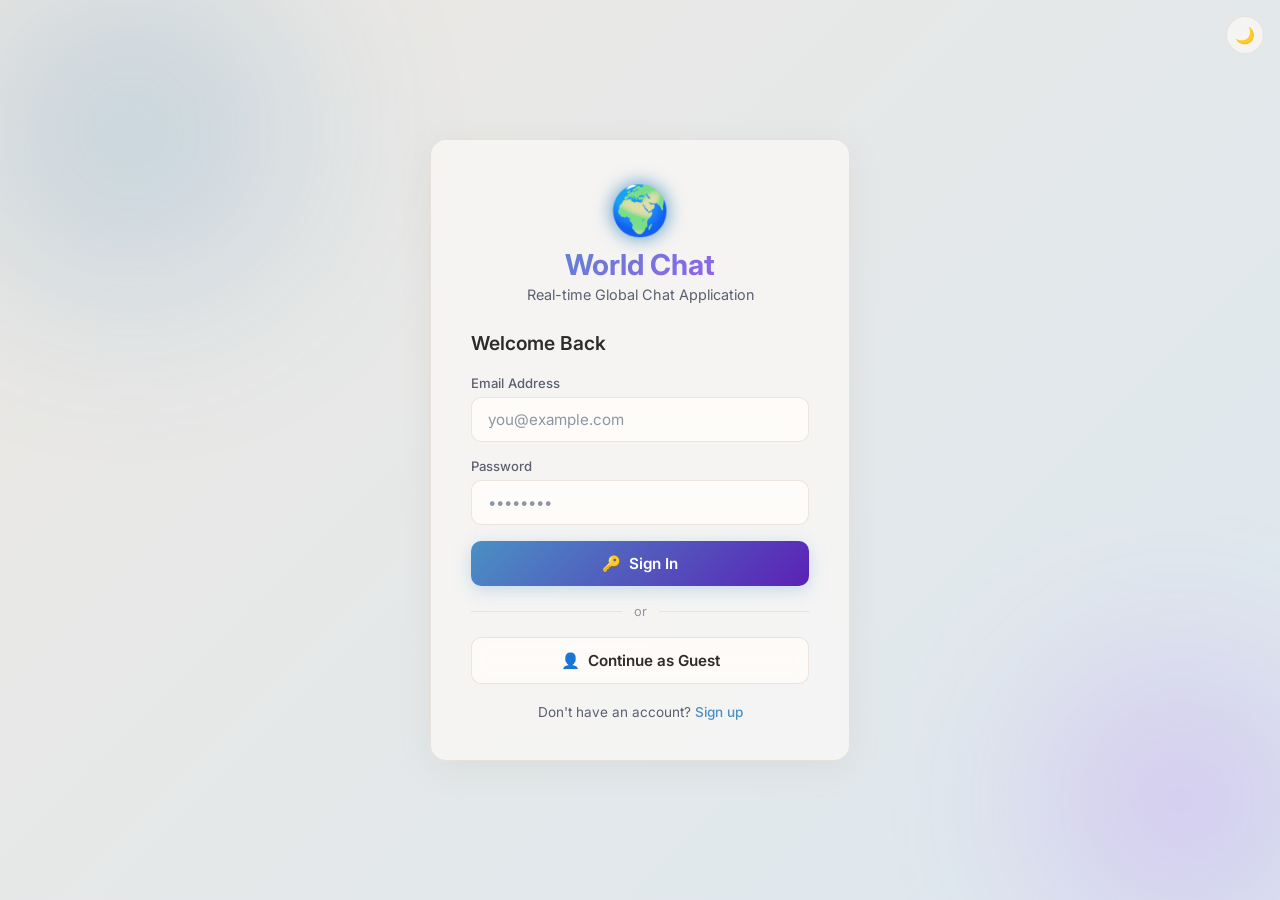
<file: templates/login.html>
<!DOCTYPE html>
<html lang="en" data-theme="light">
<head>
  <meta charset="UTF-8" />
  <meta name="viewport" content="width=device-width, initial-scale=1.0" />
  <title>Login – World Chat</title>
  <meta name="description" content="Login or join as a guest to World Chat – Real-time Global Chat Application" />
  <link rel="stylesheet" href="/static/css/style.css" />
  <link rel="icon" href="data:image/svg+xml,<svg xmlns='http://www.w3.org/2000/svg' viewBox='0 0 100 100'><text y='.9em' font-size='90'>🌍</text></svg>" />
</head>
<body class="auth-body">
<div class="auth-page">
  <div class="auth-card glass">
    <div class="auth-logo">
      <span class="logo-icon">🌍</span>
      <h1>World Chat</h1>
      <p>Real-time Global Chat Application</p>
    </div>

    <div class="auth-form">
      <h2>Welcome Back</h2>

      <div class="error-msg" id="errorMsg"></div>
      <div class="success-msg" id="successMsg"></div>

      <form id="loginForm" novalidate>
        <div class="form-group">
          <label for="email">Email Address</label>
          <input type="email" id="email" name="email" placeholder="you@example.com" required autocomplete="email" />
        </div>
        <div class="form-group">
          <label for="password">Password</label>
          <input type="password" id="password" name="password" placeholder="••••••••" required autocomplete="current-password" />
        </div>
        <button type="submit" class="btn btn-primary" id="loginBtn">
          <span>🔑</span> Sign In
        </button>
      </form>

      <div class="divider">or</div>

      <button class="btn btn-ghost" id="guestBtn">
        <span>👤</span> Continue as Guest
      </button>

      <div class="auth-footer">
        Don't have an account? <a href="/register">Sign up</a>
      </div>
    </div>

  </div>
</div>

<!-- Fixed top-right theme toggle -->
<button class="icon-btn" id="themeToggle" title="Toggle theme"
  style="position:fixed;top:16px;right:16px;z-index:10;">🌙</button>

<script>
  // ─── Theme ────────────────────────────────────────────────────────
  const saved = localStorage.getItem('wc_theme') || 'light';
  document.documentElement.setAttribute('data-theme', saved);
  document.getElementById('themeToggle').textContent = saved === 'dark' ? '☀️' : '🌙';

  document.getElementById('themeToggle').addEventListener('click', () => {
    const current = document.documentElement.getAttribute('data-theme');
    const next = current === 'dark' ? 'light' : 'dark';
    document.documentElement.setAttribute('data-theme', next);
    localStorage.setItem('wc_theme', next);
    document.getElementById('themeToggle').textContent = next === 'dark' ? '☀️' : '🌙';
  });

  // ─── Show messages ────────────────────────────────────────────────
  function showError(msg) {
    const el = document.getElementById('errorMsg');
    el.textContent = msg;
    el.classList.add('show');
    document.getElementById('successMsg').classList.remove('show');
  }
  function showSuccess(msg) {
    const el = document.getElementById('successMsg');
    el.textContent = msg;
    el.classList.add('show');
    document.getElementById('errorMsg').classList.remove('show');
  }

  // ─── Login Form ───────────────────────────────────────────────────
  document.getElementById('loginForm').addEventListener('submit', async (e) => {
    e.preventDefault();
    const btn = document.getElementById('loginBtn');
    btn.disabled = true; btn.innerHTML = '⏳ Signing in…';

    const email    = document.getElementById('email').value.trim();
    const password = document.getElementById('password').value;

    try {
      const res = await fetch('/auth/login', {
        method: 'POST',
        headers: {'Content-Type': 'application/json'},
        body: JSON.stringify({email, password}),
      });
      const data = await res.json();
      if (!res.ok) throw new Error(data.detail || 'Login failed');

      sessionStorage.setItem('wc_token', data.access_token);
      sessionStorage.setItem('wc_user', JSON.stringify(data.user));
      sessionStorage.removeItem('wc_guest');
      showSuccess('✅ Login successful! Redirecting…');
      setTimeout(() => window.location.href = '/', 700);

    } catch(err) {
      showError('❌ ' + err.message);
      btn.disabled = false; btn.innerHTML = '<span>🔑</span> Sign In';
    }
  });

  // ─── Guest Access ─────────────────────────────────────────────────
  document.getElementById('guestBtn').addEventListener('click', () => {
    const num = Math.floor(1000 + Math.random() * 9000);
    const guestName = `Guest_${num}`;
    sessionStorage.setItem('wc_guest', guestName);
    sessionStorage.removeItem('wc_token');
    sessionStorage.removeItem('wc_user');
    window.location.href = '/';
  });

  // Redirect if already logged in
  if (sessionStorage.getItem('wc_token') || sessionStorage.getItem('wc_guest')) {
    window.location.href = '/';
  }
</script>
</body>
</html>
</file>
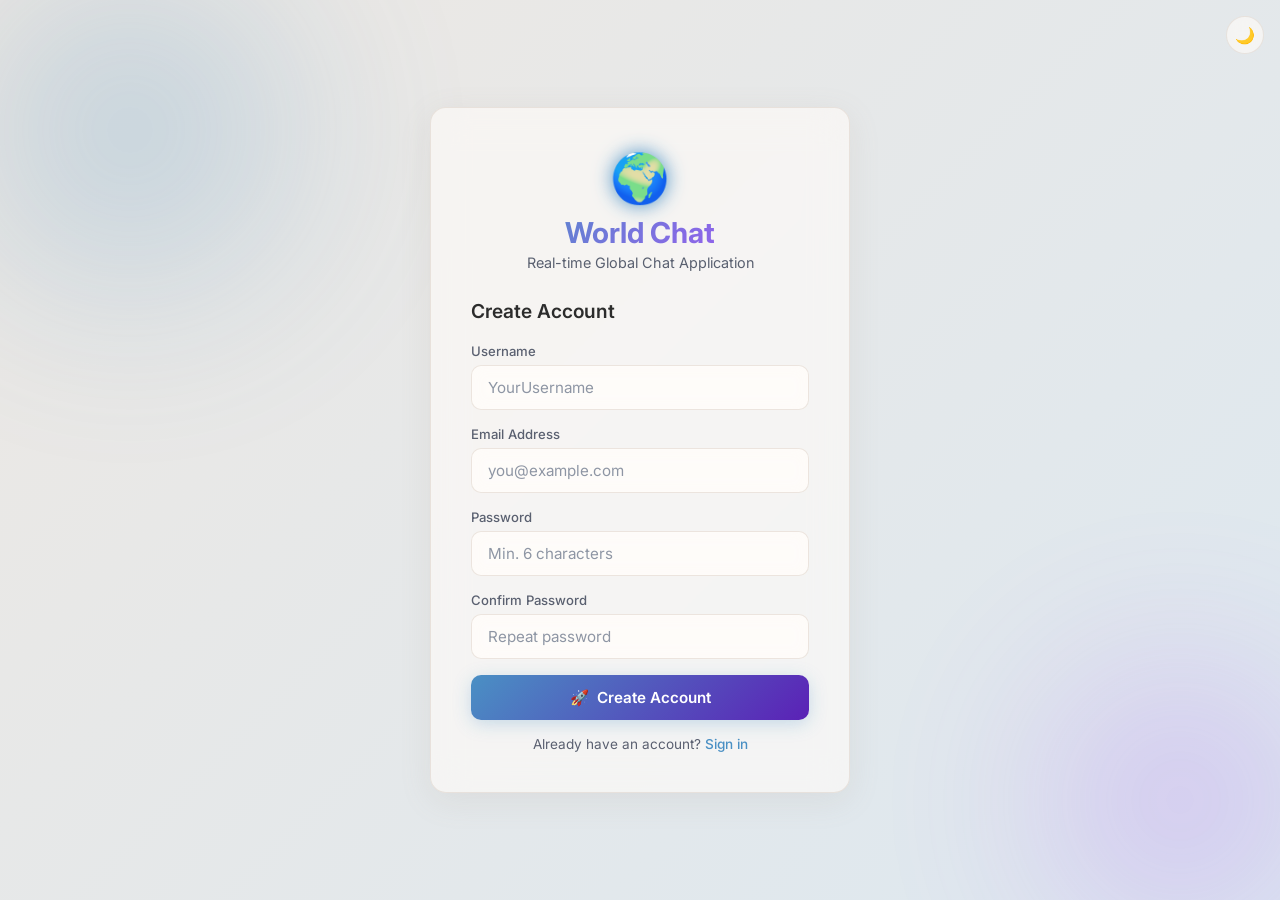
<file: templates/register.html>
<!DOCTYPE html>
<html lang="en" data-theme="light">
<head>
  <meta charset="UTF-8" />
  <meta name="viewport" content="width=device-width, initial-scale=1.0" />
  <title>Register – World Chat</title>
  <meta name="description" content="Create an account on World Chat – Real-time Global Chat Application" />
  <link rel="stylesheet" href="/static/css/style.css" />
  <link rel="icon" href="data:image/svg+xml,<svg xmlns='http://www.w3.org/2000/svg' viewBox='0 0 100 100'><text y='.9em' font-size='90'>🌍</text></svg>" />
</head>
<body class="auth-body">
<div class="auth-page">
  <div class="auth-card glass">
    <div class="auth-logo">
      <span class="logo-icon">🌍</span>
      <h1>World Chat</h1>
      <p>Real-time Global Chat Application</p>
    </div>

    <div class="auth-form">
      <h2>Create Account</h2>

      <div class="error-msg" id="errorMsg"></div>
      <div class="success-msg" id="successMsg"></div>

      <form id="registerForm" novalidate>
        <div class="form-group">
          <label for="username">Username</label>
          <input type="text" id="username" name="username" placeholder="YourUsername" required minlength="3" maxlength="30" autocomplete="username" />
        </div>
        <div class="form-group">
          <label for="email">Email Address</label>
          <input type="email" id="email" name="email" placeholder="you@example.com" required autocomplete="email" />
        </div>
        <div class="form-group">
          <label for="password">Password</label>
          <input type="password" id="password" name="password" placeholder="Min. 6 characters" required minlength="6" autocomplete="new-password" />
        </div>
        <div class="form-group">
          <label for="confirm">Confirm Password</label>
          <input type="password" id="confirm" name="confirm" placeholder="Repeat password" required autocomplete="new-password" />
        </div>
        <button type="submit" class="btn btn-primary" id="registerBtn">
          <span>🚀</span> Create Account
        </button>
      </form>

      <div class="auth-footer" style="margin-top:16px;">
        Already have an account? <a href="/login">Sign in</a>
      </div>
    </div>

  </div>
</div>

<!-- Fixed top-right theme toggle -->
<button class="icon-btn" id="themeToggle" title="Toggle theme"
  style="position:fixed;top:16px;right:16px;z-index:10;">🌙</button>

<script>
  // ─── Theme ────────────────────────────────────────────────────────
  const saved = localStorage.getItem('wc_theme') || 'light';
  document.documentElement.setAttribute('data-theme', saved);
  document.getElementById('themeToggle').textContent = saved === 'dark' ? '☀️' : '🌙';

  document.getElementById('themeToggle').addEventListener('click', () => {
    const current = document.documentElement.getAttribute('data-theme');
    const next = current === 'dark' ? 'light' : 'dark';
    document.documentElement.setAttribute('data-theme', next);
    localStorage.setItem('wc_theme', next);
    document.getElementById('themeToggle').textContent = next === 'dark' ? '☀️' : '🌙';
  });

  function showError(msg) {
    const el = document.getElementById('errorMsg');
    el.textContent = msg; el.classList.add('show');
    document.getElementById('successMsg').classList.remove('show');
  }
  function showSuccess(msg) {
    const el = document.getElementById('successMsg');
    el.textContent = msg; el.classList.add('show');
    document.getElementById('errorMsg').classList.remove('show');
  }

  document.getElementById('registerForm').addEventListener('submit', async (e) => {
    e.preventDefault();
    const btn = document.getElementById('registerBtn');
    const username = document.getElementById('username').value.trim();
    const email    = document.getElementById('email').value.trim();
    const password = document.getElementById('password').value;
    const confirm  = document.getElementById('confirm').value;

    if (!/^[a-zA-Z0-9_]{3,30}$/.test(username)) {
      return showError('❌ Username must be 3-30 alphanumeric characters or underscores.');
    }
    if (password.length < 6) return showError('❌ Password must be at least 6 characters.');
    if (password !== confirm) return showError('❌ Passwords do not match.');

    btn.disabled = true; btn.innerHTML = '⏳ Creating account…';

    try {
      const res = await fetch('/auth/register', {
        method: 'POST',
        headers: {'Content-Type': 'application/json'},
        body: JSON.stringify({username, email, password}),
      });
      const data = await res.json();
      if (!res.ok) throw new Error(data.detail || 'Registration failed');

      sessionStorage.setItem('wc_token', data.access_token);
      sessionStorage.setItem('wc_user', JSON.stringify(data.user));
      sessionStorage.removeItem('wc_guest');
      showSuccess('✅ Account created! Redirecting…');
      setTimeout(() => window.location.href = '/', 800);

    } catch(err) {
      showError('❌ ' + err.message);
      btn.disabled = false; btn.innerHTML = '<span>🚀</span> Create Account';
    }
  });

  // Redirect if already logged in
  if (sessionStorage.getItem('wc_token') || sessionStorage.getItem('wc_guest')) {
    window.location.href = '/';
  }
</script>
</body>
</html>
</file>
<file: static/css/style.css>
/* ═══════════════════════════════════════════════════════════════
   World Chat – Global CSS (Glassmorphism Light + Dark)
   ═══════════════════════════════════════════════════════════════ */

@import url('https://fonts.googleapis.com/css2?family=Inter:wght@300;400;500;600;700&display=swap');

/* ─── CSS Variables ─────────────────────────────────────────── */
:root {
  /* Soft warm-neutral light theme – easy on the eyes */
  --bg-from: #ede8e3;
  --bg-to: #dde8f0;
  --glass-bg: rgba(255, 252, 249, 0.62);
  --glass-border: rgba(220, 210, 200, 0.55);
  --glass-shadow: 0 8px 32px rgba(160, 140, 120, 0.12);
  --blur: blur(18px);
  --text-primary: #2c2c2c;
  --text-secondary: #5a6070;
  --text-muted: #8e96a4;
  --accent: #4a90c4;
  --accent-glow: rgba(74, 144, 196, 0.28);
  --accent-hover: #2f74ab;
  --msg-own-bg: rgba(74, 144, 196, 0.16);
  --msg-other-bg: rgba(255, 253, 250, 0.75);
  --msg-admin-bg: rgba(240, 200, 80, 0.15);
  --msg-admin-border: rgba(210, 170, 40, 0.4);
  --msg-admin-glow: 0 0 12px rgba(210, 170, 40, 0.25);
  --input-bg: rgba(255, 253, 250, 0.75);
  --sidebar-bg: rgba(255, 252, 248, 0.45);
  --system-bg: rgba(100, 140, 180, 0.09);
  --scrollbar-thumb: rgba(74, 144, 196, 0.3);
  --danger: #c0392b;
  --success: #27ae60;
  --radius-sm: 10px;
  --radius-md: 16px;
  --radius-lg: 24px;
  --transition: 0.3s ease;
}

[data-theme="dark"] {
  --bg-from: #050b18;
  --bg-to: #0d1b35;
  --glass-bg: rgba(15, 30, 60, 0.55);
  --glass-border: rgba(80, 140, 220, 0.25);
  --glass-shadow: 0 8px 32px rgba(0, 80, 180, 0.25);
  --text-primary: #e8f4ff;
  --text-secondary: #8ab4d8;
  --text-muted: #4a7aa0;
  --accent: #22d3ee;
  --accent-glow: rgba(34, 211, 238, 0.4);
  --accent-hover: #06b6d4;
  --msg-own-bg: rgba(34, 211, 238, 0.18);
  --msg-other-bg: rgba(30, 60, 100, 0.55);
  --msg-admin-bg: rgba(255, 215, 0, 0.12);
  --msg-admin-border: rgba(255, 200, 0, 0.4);
  --msg-admin-glow: 0 0 18px rgba(255, 210, 0, 0.3);
  --input-bg: rgba(20, 40, 80, 0.6);
  --sidebar-bg: rgba(15, 30, 60, 0.5);
  --system-bg: rgba(34, 211, 238, 0.08);
  --scrollbar-thumb: rgba(34, 211, 238, 0.35);
  --danger: #ff6b6b;
  --success: #2ecc71;
}

/* ─── Reset & Base ──────────────────────────────────────────── */
*, *::before, *::after { box-sizing: border-box; margin: 0; padding: 0; }

html {
  overflow-x: hidden; /* prevent horizontal scroll globally */
}

body {
  font-family: 'Inter', sans-serif;
  background: linear-gradient(135deg, var(--bg-from) 0%, var(--bg-to) 100%);
  background-attachment: fixed;
  min-height: 100vh;
  color: var(--text-primary);
  transition: background var(--transition), color var(--transition);
  /* Hidden by default; auth pages override to auto */
  overflow: hidden;
}

/* Auth pages need scroll since form can be tall */
body.auth-body {
  overflow-y: auto;
  overflow-x: hidden;
}

/* Animated background blobs */
body::before, body::after {
  content: '';
  position: fixed;
  border-radius: 50%;
  filter: blur(80px);
  opacity: 0.3;
  pointer-events: none;
  z-index: 0;
  animation: blobFloat 12s ease-in-out infinite alternate;
}
body::before {
  width: 500px; height: 500px;
  background: radial-gradient(circle, var(--accent) 0%, transparent 70%);
  top: -120px; left: -120px;
}
body::after {
  width: 400px; height: 400px;
  background: radial-gradient(circle, #a855f7 0%, transparent 70%);
  bottom: -100px; right: -100px;
  animation-duration: 16s;
  animation-direction: alternate-reverse;
}
@keyframes blobFloat {
  0%   { transform: translate(0, 0) scale(1); }
  100% { transform: translate(40px, 30px) scale(1.1); }
}

/* ─── Glass Mixin ───────────────────────────────────────────── */
.glass {
  background: var(--glass-bg);
  border: 1px solid var(--glass-border);
  backdrop-filter: var(--blur);
  -webkit-backdrop-filter: var(--blur);
  box-shadow: var(--glass-shadow);
  border-radius: var(--radius-md);
  transition: background var(--transition), border var(--transition);
}

/* ─── Scrollbar ─────────────────────────────────────────────── */
::-webkit-scrollbar { width: 6px; }
::-webkit-scrollbar-track { background: transparent; }
::-webkit-scrollbar-thumb {
  background: var(--scrollbar-thumb);
  border-radius: 10px;
}

/* ═══════════════════════════════════════════════════════════════
   AUTH PAGES (Login / Register)
   ═══════════════════════════════════════════════════════════════ */
.auth-page {
  display: flex;
  align-items: center;
  justify-content: center;
  min-height: 100vh;
  width: 100%;
  padding: 20px;
  position: relative;
  z-index: 1;
}

.auth-card {
  width: 100%;
  max-width: 420px;
  padding: 40px;
}

.auth-logo {
  text-align: center;
  margin-bottom: 28px;
}

.auth-logo .logo-icon {
  font-size: 3rem;
  display: block;
  margin-bottom: 8px;
  filter: drop-shadow(0 0 10px var(--accent));
}

.auth-logo h1 {
  font-size: 1.8rem;
  font-weight: 700;
  background: linear-gradient(135deg, var(--accent), #a855f7);
  -webkit-background-clip: text;
  -webkit-text-fill-color: transparent;
  background-clip: text;
}

.auth-logo p {
  color: var(--text-secondary);
  font-size: 0.9rem;
  margin-top: 4px;
}

.auth-form h2 {
  font-size: 1.2rem;
  font-weight: 600;
  color: var(--text-primary);
  margin-bottom: 20px;
}

.form-group { margin-bottom: 16px; }

.form-group label {
  display: block;
  font-size: 0.82rem;
  font-weight: 500;
  color: var(--text-secondary);
  margin-bottom: 6px;
}

.form-group input {
  width: 100%;
  padding: 12px 16px;
  background: var(--input-bg);
  border: 1px solid var(--glass-border);
  border-radius: var(--radius-sm);
  color: var(--text-primary);
  font-family: inherit;
  font-size: 0.95rem;
  backdrop-filter: blur(8px);
  transition: border-color var(--transition), box-shadow var(--transition);
  outline: none;
}

.form-group input::placeholder { color: var(--text-muted); }

.form-group input:focus {
  border-color: var(--accent);
  box-shadow: 0 0 0 3px var(--accent-glow);
}

.btn {
  display: flex;
  align-items: center;
  justify-content: center;
  gap: 8px;
  width: 100%;
  padding: 13px 20px;
  border: none;
  border-radius: var(--radius-sm);
  font-family: inherit;
  font-size: 0.95rem;
  font-weight: 600;
  cursor: pointer;
  transition: all var(--transition);
  text-decoration: none;
}

.btn-primary {
  background: linear-gradient(135deg, var(--accent), #5b21b6);
  color: #fff;
  box-shadow: 0 4px 18px var(--accent-glow);
}
.btn-primary:hover {
  transform: translateY(-2px);
  box-shadow: 0 6px 24px var(--accent-glow);
  filter: brightness(1.1);
}

.btn-ghost {
  background: var(--glass-bg);
  border: 1px solid var(--glass-border);
  color: var(--text-primary);
  backdrop-filter: blur(8px);
}
.btn-ghost:hover {
  background: var(--input-bg);
  transform: translateY(-1px);
}

.divider {
  display: flex;
  align-items: center;
  gap: 12px;
  margin: 18px 0;
  color: var(--text-muted);
  font-size: 0.8rem;
}
.divider::before, .divider::after {
  content: '';
  flex: 1;
  height: 1px;
  background: var(--glass-border);
}

.auth-footer {
  margin-top: 20px;
  text-align: center;
  font-size: 0.85rem;
  color: var(--text-secondary);
}
.auth-footer a {
  color: var(--accent);
  text-decoration: none;
  font-weight: 500;
}
.auth-footer a:hover { text-decoration: underline; }

.error-msg {
  background: rgba(224, 90, 90, 0.15);
  border: 1px solid rgba(224, 90, 90, 0.35);
  color: var(--danger);
  padding: 10px 14px;
  border-radius: var(--radius-sm);
  font-size: 0.85rem;
  margin-bottom: 14px;
  display: none;
}
.error-msg.show { display: block; }

.success-msg {
  background: rgba(39, 174, 96, 0.15);
  border: 1px solid rgba(39, 174, 96, 0.35);
  color: var(--success);
  padding: 10px 14px;
  border-radius: var(--radius-sm);
  font-size: 0.85rem;
  margin-bottom: 14px;
  display: none;
}
.success-msg.show { display: block; }

/* ═══════════════════════════════════════════════════════════════
   CHAT PAGE LAYOUT
   ═══════════════════════════════════════════════════════════════ */
.chat-app {
  display: flex;
  flex-direction: column;
  height: 100vh;
  height: 100dvh; /* dynamic viewport on mobile */
  position: relative;
  z-index: 1;
  overflow: hidden;
  max-width: 100vw;
}

/* ─── Header ──────────────────────────────────────────────── */
.chat-header {
  display: flex;
  align-items: center;
  gap: 8px;
  padding: 10px 16px;
  margin: 8px 10px 0;
  border-radius: var(--radius-md);
  flex-shrink: 0;
  min-width: 0;         /* prevent flex blowout */
  overflow: hidden;
}

.header-left {
  display: flex;
  align-items: center;
  gap: 8px;
  flex: 1;
  min-width: 0;   /* allow text to shrink */
  overflow: hidden;
}

.header-logo {
  font-size: 1.6rem;
  filter: drop-shadow(0 0 8px var(--accent));
}

.header-title h1 {
  font-size: 1.15rem;
  font-weight: 700;
  background: linear-gradient(135deg, var(--accent), #a855f7);
  -webkit-background-clip: text;
  -webkit-text-fill-color: transparent;
  background-clip: text;
}

.header-title p {
  font-size: 0.72rem;
  color: var(--text-muted);
}

.online-indicator {
  display: flex;
  align-items: center;
  gap: 6px;
  padding: 5px 12px;
  background: rgba(39, 174, 96, 0.15);
  border-radius: 20px;
  border: 1px solid rgba(39, 174, 96, 0.3);
  font-size: 0.78rem;
  color: var(--success);
  font-weight: 500;
}
.online-dot {
  width: 7px; height: 7px;
  border-radius: 50%;
  background: var(--success);
  animation: pulse 2s infinite;
}
@keyframes pulse {
  0%, 100% { opacity: 1; transform: scale(1); }
  50% { opacity: 0.6; transform: scale(1.3); }
}

.header-right {
  display: flex;
  align-items: center;
  gap: 6px;
  flex-shrink: 0;
}

.user-badge {
  display: flex;
  align-items: center;
  gap: 7px;
  padding: 6px 14px;
  background: var(--glass-bg);
  border: 1px solid var(--glass-border);
  border-radius: 20px;
  font-size: 0.82rem;
  font-weight: 500;
  color: var(--text-primary);
  backdrop-filter: blur(8px);
}
.user-badge .role-tag {
  font-size: 0.68rem;
  padding: 2px 7px;
  border-radius: 8px;
  font-weight: 600;
  text-transform: uppercase;
}
.role-tag.admin { background: rgba(255,200,0,0.25); color: #d4a017; }
.role-tag.user  { background: rgba(45,156,219,0.2);  color: var(--accent); }
.role-tag.guest { background: rgba(168,85,247,0.2);  color: #a855f7; }

.icon-btn {
  width: 38px; height: 38px;
  border-radius: 50%;
  border: 1px solid var(--glass-border);
  background: var(--glass-bg);
  backdrop-filter: blur(8px);
  color: var(--text-primary);
  cursor: pointer;
  display: flex;
  align-items: center;
  justify-content: center;
  font-size: 1rem;
  transition: all var(--transition);
}
.icon-btn:hover {
  background: var(--accent);
  color: #fff;
  border-color: var(--accent);
  box-shadow: 0 0 12px var(--accent-glow);
  transform: scale(1.08);
}

/* ─── Chat Body ─────────────────────────────────────────────── */
.chat-body {
  display: flex;
  flex: 1;
  gap: 10px;
  padding: 8px 10px;
  overflow: hidden;
  min-height: 0; /* crucial: lets flex children shrink below content size */
}

/* ─── Sidebar ───────────────────────────────────────────────── */
.sidebar {
  width: 220px;
  flex-shrink: 0;
  display: flex;
  flex-direction: column;
  gap: 10px;
}

.sidebar-panel {
  background: var(--sidebar-bg);
  border: 1px solid var(--glass-border);
  backdrop-filter: var(--blur);
  border-radius: var(--radius-md);
  padding: 14px;
  overflow: hidden;
}

.sidebar-title {
  font-size: 0.75rem;
  font-weight: 600;
  color: var(--text-muted);
  text-transform: uppercase;
  letter-spacing: 0.08em;
  margin-bottom: 10px;
  display: flex;
  align-items: center;
  gap: 6px;
}

.user-list {
  list-style: none;
  display: flex;
  flex-direction: column;
  gap: 6px;
  max-height: 200px;
  overflow-y: auto;
}

.user-list-item {
  display: flex;
  align-items: center;
  gap: 8px;
  font-size: 0.83rem;
  color: var(--text-primary);
  padding: 5px 6px;
  border-radius: 8px;
  transition: background var(--transition);
}
.user-list-item:hover { background: var(--glass-bg); }

.user-avatar {
  width: 26px; height: 26px;
  border-radius: 50%;
  background: linear-gradient(135deg, var(--accent), #a855f7);
  display: flex; align-items: center; justify-content: center;
  font-size: 0.65rem; font-weight: 700; color: #fff;
  flex-shrink: 0;
}
.user-avatar.admin-av { background: linear-gradient(135deg, #f59e0b, #d97706); }

/* ─── Main Chat Area ────────────────────────────────────────── */
.chat-main {
  flex: 1;
  display: flex;
  flex-direction: column;
  gap: 10px;
  overflow: hidden;
}

.messages-container {
  flex: 1;
  overflow-y: auto;
  padding: 14px;
  display: flex;
  flex-direction: column;
  gap: 10px;
  background: var(--sidebar-bg);
  border: 1px solid var(--glass-border);
  backdrop-filter: var(--blur);
  border-radius: var(--radius-md);
  scroll-behavior: smooth;
}

/* ─── Message Cards ─────────────────────────────────────────── */
.msg-wrapper {
  display: flex;
  flex-direction: column;
  max-width: 75%;
  animation: msgFadeIn 0.35s ease-out;
}

@keyframes msgFadeIn {
  from { opacity: 0; transform: translateY(14px); }
  to   { opacity: 1; transform: translateY(0); }
}

.msg-wrapper.own { align-self: flex-end; align-items: flex-end; }
.msg-wrapper.other { align-self: flex-start; align-items: flex-start; }
.msg-wrapper.system-wrapper { align-self: center; }

.msg-meta {
  display: flex;
  align-items: center;
  gap: 6px;
  font-size: 0.73rem;
  color: var(--text-muted);
  margin-bottom: 4px;
}
.msg-username { font-weight: 600; color: var(--text-secondary); }
.msg-username.admin-name { color: #d4a017; }

.msg-card {
  padding: 11px 16px;
  border-radius: var(--radius-md);
  font-size: 0.9rem;
  line-height: 1.5;
  position: relative;
  word-break: break-word;
  transition: background var(--transition);
}

.msg-card.own-card {
  background: var(--msg-own-bg);
  border: 1px solid rgba(45, 156, 219, 0.3);
  border-bottom-right-radius: 4px;
}
.msg-card.other-card {
  background: var(--msg-other-bg);
  border: 1px solid var(--glass-border);
  border-bottom-left-radius: 4px;
}
.msg-card.admin-card {
  background: var(--msg-admin-bg);
  border: 1px solid var(--msg-admin-border);
  box-shadow: var(--msg-admin-glow);
}
.msg-card.system-card {
  background: var(--system-bg);
  border: 1px solid rgba(100,180,240,0.2);
  color: var(--text-muted);
  font-size: 0.8rem;
  padding: 6px 14px;
  border-radius: 20px;
  text-align: center;
}

.edited-tag {
  font-size: 0.68rem;
  color: var(--text-muted);
  font-style: italic;
  margin-top: 3px;
}

.msg-actions {
  display: flex;
  gap: 4px;
  margin-top: 4px;
  opacity: 0;
  transition: opacity 0.2s;
}
.msg-wrapper:hover .msg-actions { opacity: 1; }

.action-btn {
  padding: 2px 8px;
  font-size: 0.72rem;
  border-radius: 6px;
  border: 1px solid var(--glass-border);
  background: var(--glass-bg);
  color: var(--text-secondary);
  cursor: pointer;
  backdrop-filter: blur(4px);
  transition: all var(--transition);
}
.action-btn:hover { transform: scale(1.05); }
.action-btn.delete:hover { background: rgba(224,90,90,0.2); border-color: var(--danger); color: var(--danger); }
.action-btn.edit:hover   { background: rgba(255,200,0,0.15); border-color: #d4a017; color: #d4a017; }

.msg-time { font-size: 0.7rem; color: var(--text-muted); }

/* ─── Typing Indicator ──────────────────────────────────────── */
.typing-indicator {
  font-size: 0.78rem;
  color: var(--text-muted);
  padding: 0 4px;
  min-height: 18px;
  font-style: italic;
  transition: opacity 0.3s;
}

/* ─── Input Area ────────────────────────────────────────────── */
.chat-input-area {
  background: var(--sidebar-bg);
  border: 1px solid var(--glass-border);
  backdrop-filter: var(--blur);
  border-radius: var(--radius-md);
  padding: 12px 14px;
  display: flex;
  align-items: center;
  gap: 10px;
  flex-shrink: 0;
}

.emoji-btn {
  font-size: 1.35rem;
  background: none;
  border: none;
  cursor: pointer;
  transition: transform var(--transition);
  flex-shrink: 0;
  line-height: 1;
}
.emoji-btn:hover { transform: scale(1.25) rotate(8deg); }

#messageInput {
  flex: 1;
  background: var(--input-bg);
  border: 1px solid var(--glass-border);
  border-radius: var(--radius-sm);
  padding: 10px 16px;
  color: var(--text-primary);
  font-family: inherit;
  font-size: 0.92rem;
  outline: none;
  transition: border-color var(--transition), box-shadow var(--transition);
  resize: none;
  max-height: 100px;
  line-height: 1.5;
}
#messageInput::placeholder { color: var(--text-muted); }
#messageInput:focus {
  border-color: var(--accent);
  box-shadow: 0 0 0 3px var(--accent-glow);
}

.send-btn {
  width: 44px; height: 44px;
  border-radius: 50%;
  border: none;
  background: linear-gradient(135deg, var(--accent), #5b21b6);
  color: #fff;
  font-size: 1.1rem;
  cursor: pointer;
  display: flex; align-items: center; justify-content: center;
  box-shadow: 0 4px 14px var(--accent-glow);
  transition: all var(--transition);
  flex-shrink: 0;
}
.send-btn:hover {
  transform: scale(1.1) rotate(-5deg);
  box-shadow: 0 6px 20px var(--accent-glow);
}

/* ─── Emoji Picker ──────────────────────────────────────────── */
.emoji-picker-container {
  position: relative;
}

.emoji-picker {
  position: absolute;
  bottom: 50px;
  left: 0;
  background: var(--glass-bg);
  border: 1px solid var(--glass-border);
  backdrop-filter: var(--blur);
  border-radius: var(--radius-md);
  padding: 10px;
  display: none;
  grid-template-columns: repeat(8, 1fr);
  gap: 4px;
  z-index: 100;
  box-shadow: var(--glass-shadow);
  width: 260px;
}
.emoji-picker.open { display: grid; }

.emoji-item {
  font-size: 1.3rem;
  cursor: pointer;
  text-align: center;
  padding: 5px;
  border-radius: 6px;
  transition: background var(--transition), transform 0.15s;
}
.emoji-item:hover { background: var(--glass-border); transform: scale(1.25); }

/* ─── Edit Modal ────────────────────────────────────────────── */
.modal-overlay {
  position: fixed;
  inset: 0;
  background: rgba(0, 0, 0, 0.45);
  backdrop-filter: blur(6px);
  z-index: 200;
  display: none;
  align-items: center;
  justify-content: center;
}
.modal-overlay.open { display: flex; }

.modal {
  background: var(--glass-bg);
  border: 1px solid var(--glass-border);
  backdrop-filter: var(--blur);
  border-radius: var(--radius-lg);
  padding: 28px;
  width: 90%;
  max-width: 440px;
  box-shadow: var(--glass-shadow);
  animation: modalIn 0.3s ease-out;
}
@keyframes modalIn {
  from { opacity: 0; transform: scale(0.92) translateY(20px); }
  to   { opacity: 1; transform: scale(1) translateY(0); }
}

.modal h3 { font-size: 1.1rem; font-weight: 600; margin-bottom: 14px; }
.modal textarea {
  width: 100%;
  min-height: 90px;
  background: var(--input-bg);
  border: 1px solid var(--glass-border);
  border-radius: var(--radius-sm);
  color: var(--text-primary);
  font-family: inherit;
  font-size: 0.92rem;
  padding: 10px 14px;
  resize: vertical;
  outline: none;
  transition: border-color var(--transition);
}
.modal textarea:focus { border-color: var(--accent); }
.modal-actions {
  display: flex;
  gap: 10px;
  margin-top: 14px;
  justify-content: flex-end;
}
.btn-sm {
  padding: 8px 18px;
  font-size: 0.85rem;
  font-weight: 600;
  border-radius: var(--radius-sm);
  cursor: pointer;
  border: none;
  transition: all var(--transition);
  font-family: inherit;
}
.btn-sm.primary {
  background: linear-gradient(135deg, var(--accent), #5b21b6);
  color: #fff;
}
.btn-sm.cancel {
  background: var(--glass-bg);
  border: 1px solid var(--glass-border);
  color: var(--text-primary);
  backdrop-filter: blur(8px);
}
.btn-sm:hover { transform: translateY(-1px); }

/* ─── Toast ─────────────────────────────────────────────────── */
.toast-container {
  position: fixed;
  bottom: 24px;
  right: 24px;
  z-index: 300;
  display: flex;
  flex-direction: column;
  gap: 8px;
}
.toast {
  background: var(--glass-bg);
  border: 1px solid var(--glass-border);
  backdrop-filter: var(--blur);
  border-radius: var(--radius-sm);
  padding: 12px 18px;
  font-size: 0.85rem;
  color: var(--text-primary);
  box-shadow: var(--glass-shadow);
  animation: toastIn 0.3s ease-out;
  max-width: 280px;
}
@keyframes toastIn {
  from { opacity: 0; transform: translateX(30px); }
  to   { opacity: 1; transform: translateX(0); }
}

/* ─── Responsive ─────────────────────────────────────────────── */

/* Tablet */
@media (max-width: 900px) {
  .sidebar { display: none; }
  .header-title p { display: none; }
}

/* Mobile */
@media (max-width: 600px) {
  .chat-header {
    padding: 8px 10px;
    margin: 6px 6px 0;
    gap: 6px;
  }
  .chat-body { padding: 6px; gap: 6px; }
  .header-logo { font-size: 1.25rem; }
  .header-title h1 { font-size: 1rem; }
  .online-indicator { padding: 4px 8px; font-size: 0.72rem; }

  /* Shrink user badge – show only role tag on very small screens */
  .user-badge {
    padding: 4px 8px;
    font-size: 0.75rem;
    gap: 4px;
    max-width: 130px;
  }
  #badgeUsername {
    overflow: hidden;
    text-overflow: ellipsis;
    white-space: nowrap;
    max-width: 70px;
  }
  .icon-btn { width: 32px; height: 32px; font-size: 0.9rem; }

  /* Messages */
  .msg-wrapper { max-width: 88%; }
  .messages-container { padding: 8px; }
  .chat-input-area { padding: 8px 10px; gap: 6px; }
  #messageInput { font-size: 0.88rem; padding: 8px 12px; }
  .send-btn { width: 38px; height: 38px; font-size: 1rem; }
}

/* Very small phones */
@media (max-width: 380px) {
  .online-indicator { display: none; }
  .user-badge { max-width: 100px; }
  #badgeUsername { max-width: 50px; }
}
</file>
